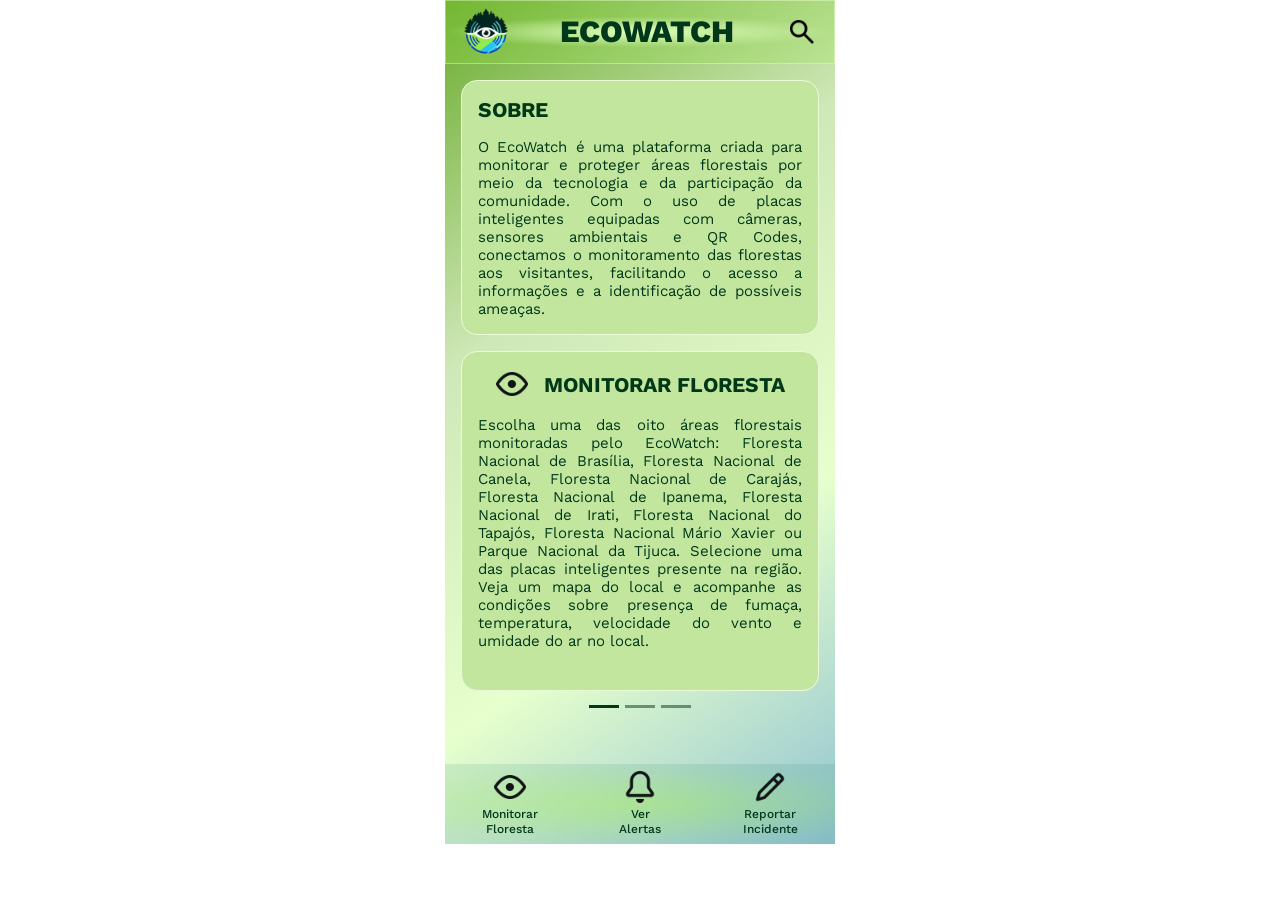
<file: usuario/index.html>
<!DOCTYPE html>
<html lang="pt-br">

    <head>
        <meta charset="UTF-8">
        <meta name="viewport" content="width=device-width, initial-scale=1.0">
        <link rel="shortcut icon" href="imagens/logo.png">
        <title>Início</title>

        <!-- CSS -->
        <link href="https://cdn.jsdelivr.net/npm/bootstrap@5.3.8/dist/css/bootstrap.min.css" rel="stylesheet"
            integrity="sha384-sRIl4kxILFvY47J16cr9ZwB07vP4J8+LH7qKQnuqkuIAvNWLzeN8tE5YBujZqJLB" crossorigin="anonymous">
        <link rel="stylesheet" href="css/style.css">

        <!-- WORK SANS -->
        <link rel="preconnect" href="https://fonts.googleapis.com">
        <link rel="preconnect" href="https://fonts.gstatic.com" crossorigin>
        <link href="https://fonts.googleapis.com/css2?family=Work+Sans:ital,wght@0,100..900;1,100..900&display=swap"
            rel="stylesheet">

    </head>

    <body>

        <div class="app">

            <!-- HEADER -->
            <header class="container-fluid px-0">
                <div class="row mx-0">
                    <div class="col-12 px-0">
                        <nav class="navbar navbar-expand-lg">
                            <div class="container-fluid px-3">
                                <a class="navbar-brand d-flex" href="index.html">
                                    <img id="logo" src="imagens/logo.png" alt="Logo do EcoWatch">
                                </a>
                                <h1 id="nome">ECOWATCH</h1>
                                <img id="lupa" src="imagens/search-preto.png" alt="Ícone de buscar">
                            </div>
                        </nav>
                    </div>
                </div>
            </header>

            <!-- MAIN -->
            <main class="container px-0 mt-3" style="max-width: 358px;">
                
                <!-- SOBRE -->
                <div class="row mb-3 mx-0">
                    <div class="col-12 px-0">
                        <div class="inicio-card pb-3 d-flex flex-column">
                            <h2 class="ms-3">SOBRE</h2>
                            <p class="px-3 mt-3 mb-0">
                                O EcoWatch é uma plataforma criada para monitorar e proteger áreas florestais por meio da tecnologia e da participação da comunidade. Com o uso de placas inteligentes equipadas com câmeras, sensores ambientais e QR Codes, conectamos o monitoramento das florestas aos visitantes, facilitando o acesso a informações e a identificação de possíveis ameaças. 
                            </p>
                        </div>
                    </div>
                </div>
                
                <!-- RECURSOS OFERECIDOS -->
                <div class="row mx-0">
                    <div class="col-12 mx-0 px-0">
                        <div id="carouselExampleIndicators" class="carousel slide px-0">
                            <div class="carousel-inner">
                                <div class="carousel-item active">
                                    <div class="inicio-card d-flex flex-column align-items-center">
                                        <div class="d-flex align-items-center">
                                            <img class="me-3" src="imagens/icone-monitorar-preto.png" alt="Ícone de monitorar floresta">
                                            <h2>MONITORAR FLORESTA</h2>
                                        </div>
                                        <p class="m-3">
                                            Escolha uma das oito áreas florestais monitoradas pelo EcoWatch: Floresta Nacional de Brasília, Floresta Nacional de Canela, Floresta Nacional de Carajás, Floresta Nacional de Ipanema, Floresta Nacional de Irati, Floresta Nacional do Tapajós, Floresta Nacional Mário Xavier ou Parque Nacional da Tijuca. Selecione uma das placas inteligentes presente na região. Veja um mapa do local e acompanhe as condições sobre presença de fumaça, temperatura, velocidade do vento e umidade do ar no local.
                                        </p>
                                    </div>
                                </div>
                                <div class="carousel-item">
                                    <div class="inicio-card d-flex flex-column align-items-center">
                                        <div class="d-flex align-items-center">
                                            <img class="me-3" src="imagens/icone-alertas-preto.png" alt="Ícone de ver alertas">
                                            <h2>VER ALERTAS</h2>
                                        </div>
                                        <p class="m-3">
                                            Acompanhe os alertas ambientais registrados nas oito áreas monitoradas e mantenha-se informado sobre possíveis ameaças. Selecione uma floresta para visualizar os alertas ativos na região, que incluem cinco tipos de ocorrência: incêndios, árvores caídas, altas temperaturas, chuvas fortes e ventos fortes. Confira os detalhes, a localização e o status de atendimento de cada alerta. Você também pode compartilhar as informações pelo WhatsApp ou pelas redes sociais.
                                        </p>
                                    </div>
                                </div>
                                <div class="carousel-item">
                                    <div class="inicio-card d-flex flex-column align-items-center">
                                        <div class="d-flex align-items-center">
                                            <img class="me-3" src="imagens/icone-reportar-preto.png" alt="Ícone de reportar incidente">
                                            <h2>REPORTAR INCIDENTE</h2>
                                        </div>
                                        <p class="m-3">
                                            Contribua para a preservação das áreas florestais compartilhando incidentes identificados durante sua visita ou permanência na região. Selecione a floresta onde ocorreu a situação, indique o tipo de ocorrência e forneça informações que ajudem a compreender o que aconteceu. Adicione uma descrição detalhada e fotos ou vídeos, se possível, para facilitar a análise e a validação do relato. Você pode enviar sua denúncia anonimamente ou identificar-se utilizando seu email, caso queira receber atualizações da situação.
                                        </p>
                                    </div>
                                </div>
                            </div>
                            <div class="carousel-indicators">
                                <button type="button" data-bs-target="#carouselExampleIndicators" data-bs-slide-to="0" class="active" aria-current="true" aria-label="Slide 1"></button>
                                <button type="button" data-bs-target="#carouselExampleIndicators" data-bs-slide-to="1" aria-label="Slide 2"></button>
                                <button type="button" data-bs-target="#carouselExampleIndicators" data-bs-slide-to="2" aria-label="Slide 3"></button>
                            </div>
                        </div>
                    </div>
                </div>
            </main>

            <!-- MENU BAR BOTTOM -->
            <div class="container-fluid px-0">
                <div class="row mx-0">
                    <div class="col-12 px-0">
                        <ul class="nav">
                            <li class="nav-item d-flex align-items-center justify-content-center">
                                <a class="nav-link d-flex flex-column align-items-center p-0" href="#">
                                    <img src="imagens/icone-monitorar-preto.png" alt="Ícone de Monitorar Floresta">
                                    <h5>Monitorar Floresta</h5>
                                </a>
                            </li>
                            <li class="nav-item d-flex align-items-center justify-content-center">
                                <a class="nav-link d-flex flex-column align-items-center p-0" href="ver-alertas.html">
                                    <img src="imagens/icone-alertas-preto.png" alt="Ícone de Ver Alertas">
                                    <h5>Ver Alertas</h5>
                                </a>
                            </li>
                            <li class="nav-item d-flex align-items-center justify-content-center">
                                <a class="nav-link d-flex flex-column align-items-center p-0" href="#">
                                    <img src="imagens/icone-reportar-preto.png" alt="Ícone de Reportar Incidente">
                                    <h5>Reportar Incidente</h5>
                                </a>
                            </li>
                        </ul>
                    </div>
                </div>
            </div>
        </div>

        <!-- JAVASCRIPT -->
        <script src="https://cdn.jsdelivr.net/npm/bootstrap@5.3.8/dist/js/bootstrap.bundle.min.js"
                integrity="sha384-FKyoEForCGlyvwx9Hj09JcYn3nv7wiPVlz7YYwJrWVcXK/BmnVDxM+D2scQbITxI"
                crossorigin="anonymous"></script>
        <script src="js/ver-alertas.js"></script>
    </body>

</html>
</file>
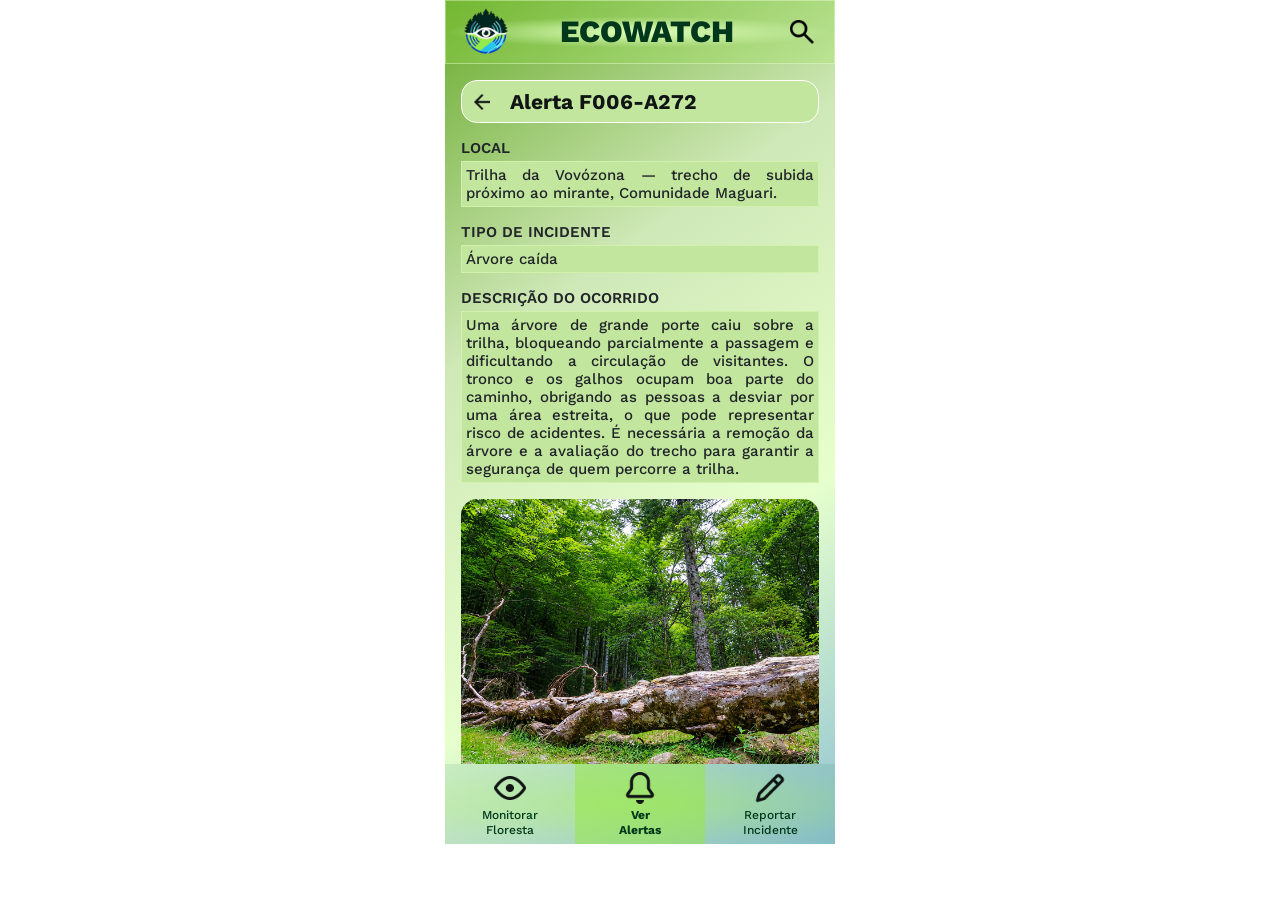
<file: usuario/alerta.html>
<!DOCTYPE html>
<html lang="pt-br">

    <head>
        <meta charset="UTF-8">
        <meta name="viewport" content="width=device-width, initial-scale=1.0">
        <link rel="shortcut icon" href="imagens/logo.png">
        <title>Alerta F006-A272</title>

        <!-- CSS -->
        <link href="https://cdn.jsdelivr.net/npm/bootstrap@5.3.8/dist/css/bootstrap.min.css" rel="stylesheet"
            integrity="sha384-sRIl4kxILFvY47J16cr9ZwB07vP4J8+LH7qKQnuqkuIAvNWLzeN8tE5YBujZqJLB" crossorigin="anonymous">
        <link rel="stylesheet" href="css/style.css">

        <!-- WORK SANS -->
        <link rel="preconnect" href="https://fonts.googleapis.com">
        <link rel="preconnect" href="https://fonts.gstatic.com" crossorigin>
        <link href="https://fonts.googleapis.com/css2?family=Work+Sans:ital,wght@0,100..900;1,100..900&display=swap"
            rel="stylesheet">

    </head>

    <body>

        <div class="app">

            <!-- HEADER -->
            <header class="container-fluid px-0">
                <div class="row mx-0">
                    <div class="col-12 px-0">
                        <nav class="navbar navbar-expand-lg">
                            <div class="container-fluid px-3">
                                <a class="navbar-brand d-flex" href="index.html">
                                    <img id="logo" src="imagens/logo.png" alt="Logo do EcoWatch">
                                </a>
                                <h1 id="nome">ECOWATCH</h1>
                                <img id="lupa" src="imagens/search-preto.png" alt="Ícone de buscar">
                            </div>
                        </nav>
                    </div>
                </div>
            </header>

            <!-- MAIN -->
            <main class="container px-0 mt-3" style="max-width: 358px;">
                
                <!-- NOME DO ALERTA -->
                <div class="row mx-0 mb-3">
                    <div class="col-12 px-0">
                        <div class="titulo d-flex ps-2 py-2">
                            <a href="ver-alertas.html">
                                <img class="me-3" src="imagens/arrow_back-preto.png" alt="Seta para a esquerda">
                            </a>
                            <h2>Alerta F006-A272</h2>
                        </div>
                    </div>
                </div>

                <!-- LOCAL -->
                <div class="row mx-0">
                    <div class="col-12 px-0 alerta-info">
                        <h3>LOCAL</h3>
                        <h4>Trilha da Vovózona — trecho de subida próximo ao mirante, Comunidade Maguari.</h4>
                    </div>
                </div>
                
                <!-- TIPO DE INCIDENTE -->
                <div class="row mx-0">
                    <div class="col-12 px-0 alerta-info">
                        <h3>TIPO DE INCIDENTE</h3>
                        <h4>Árvore caída</h4>
                    </div>
                </div>

                <!-- DESCRIÇÃO DO OCORRIDO -->
                <div class="row mx-0">
                    <div class="col-12 px-0 alerta-info">
                        <h3>DESCRIÇÃO DO OCORRIDO</h3>
                        <h4>Uma árvore de grande porte caiu sobre a trilha, bloqueando parcialmente a passagem e dificultando a circulação de visitantes. O tronco e os galhos ocupam boa parte do caminho, obrigando as pessoas a desviar por uma área estreita, o que pode representar risco de acidentes. É necessária a remoção da árvore e a avaliação do trecho para garantir a segurança de quem percorre a trilha.</h4>
                    </div>
                </div>

                <!-- CARROSSEL DE MÍDIAS -->
                <div class="row mx-0 mb-3">
                    <div class="col-12 px-0">
                        <div id="carouselExampleIndicators" class="carousel slide">
                            <div class="carousel-inner">
                                <div class="carousel-item active">
                                    <img src="imagens/Tronco Caído na Floresta Verde.webp" class="d-block w-100" alt="...">
                                </div>
                            </div>
                            <div class="carousel-indicators">
                                <button type="button" data-bs-target="#carouselExampleIndicators" data-bs-slide-to="0" class="active" aria-current="true" aria-label="Slide 1"></button>
                            </div>
                        </div>
                    </div>
                </div>

                <!-- STATUS DE ATENDIMENTO -->
                <div class="row mx-0">
                    <div class="col-12 px-0 alerta-info">
                        <h3>STATUS DE ATENDIMENTO</h3>
                        <h4>Equipe no local</h4>
                    </div>
                </div>

                <!-- COMPARTILHAR -->
                <div class="row mx-0 mb-3">
                    <div class="col-12 px-0">
                        <button type="button" class="btn btn-compartilhar d-flex justify-content-center px-0">
                            <h3 class="me-3">Compartilhar</h3>
                            <img src="imagens/seta-compartilhar-branco.png" alt="Seta de compartilhar branca">
                        </button>
                    </div>
                </div>
            </main>

            <!-- MENU BAR BOTTOM -->
            <div class="container-fluid px-0">
                <div class="row mx-0">
                    <div class="col-12 px-0">
                        <ul class="nav">
                            <li class="nav-item">
                                <a class="nav-link d-flex flex-column align-items-center" href="#">
                                    <img src="imagens/icone-monitorar-preto.png" alt="Ícone de Monitorar Floresta">
                                    <h5>Monitorar Floresta</h5>
                                </a>
                            </li>
                            <li class="nav-item">
                                <a class="nav-link d-flex flex-column align-items-center active" aria-current="page" href="ver-alertas.html">
                                    <img src="imagens/icone-alertas-preto.png" alt="Ícone de Ver Alertas">
                                    <h5>Ver Alertas</h5>
                                </a>
                            </li>
                            <li class="nav-item">
                                <a class="nav-link d-flex flex-column align-items-center" href="#">
                                    <img src="imagens/icone-reportar-preto.png" alt="Ícone de Reportar Incidente">
                                    <h5>Reportar Incidente</h5>
                                </a>
                            </li>
                        </ul>
                    </div>
                </div>
            </div>
        </div>

        <!-- JAVASCRIPT -->
        <script src="https://cdn.jsdelivr.net/npm/bootstrap@5.3.8/dist/js/bootstrap.bundle.min.js"
                integrity="sha384-FKyoEForCGlyvwx9Hj09JcYn3nv7wiPVlz7YYwJrWVcXK/BmnVDxM+D2scQbITxI"
                crossorigin="anonymous"></script>
        <script src="js/ver-alertas.js"></script>
    </body>

</html>
</file>
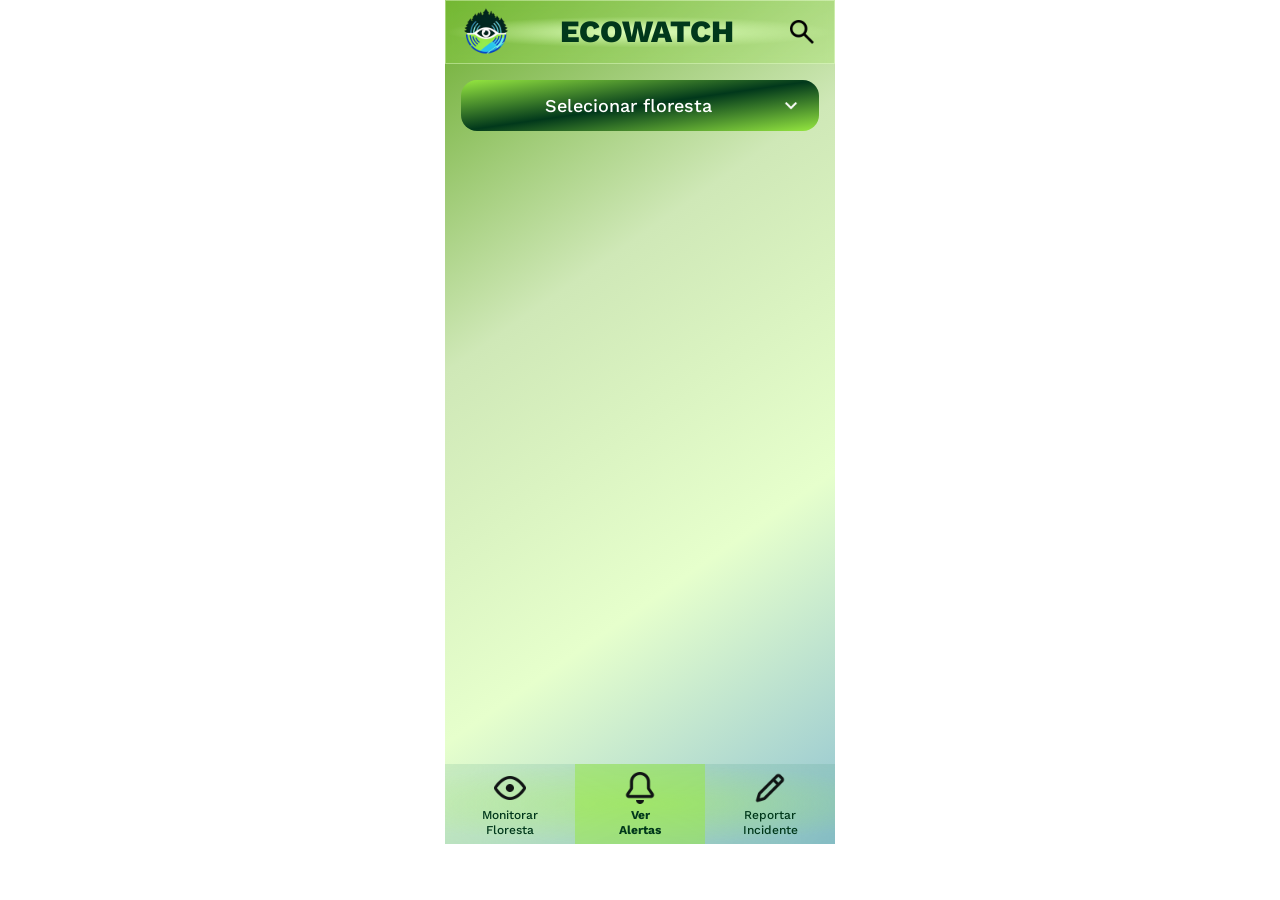
<file: usuario/ver-alertas.html>
<!DOCTYPE html>
<html lang="pt-br">

    <head>
        <meta charset="UTF-8">
        <meta name="viewport" content="width=device-width, initial-scale=1.0">
        <link rel="shortcut icon" href="imagens/logo.png">
        <title>Ver Alertas</title>

        <!-- CSS -->
        <link href="https://cdn.jsdelivr.net/npm/bootstrap@5.3.8/dist/css/bootstrap.min.css" rel="stylesheet"
            integrity="sha384-sRIl4kxILFvY47J16cr9ZwB07vP4J8+LH7qKQnuqkuIAvNWLzeN8tE5YBujZqJLB" crossorigin="anonymous">
        <link rel="stylesheet" href="css/style.css">

        <!-- WORK SANS -->
        <link rel="preconnect" href="https://fonts.googleapis.com">
        <link rel="preconnect" href="https://fonts.gstatic.com" crossorigin>
        <link href="https://fonts.googleapis.com/css2?family=Work+Sans:ital,wght@0,100..900;1,100..900&display=swap"
            rel="stylesheet">

    </head>

    <body>

        <div class="app">

            <!-- HEADER -->
            <header class="container-fluid px-0">
                <div class="row mx-0">
                    <div class="col-12 px-0">
                        <nav class="navbar navbar-expand-lg">
                            <div class="container-fluid px-3">
                                <a class="navbar-brand d-flex" href="index.html">
                                    <img id="logo" src="imagens/logo.png" alt="Logo do EcoWatch">
                                </a>
                                <h1 id="nome">ECOWATCH</h1>
                                <img id="lupa" src="imagens/search-preto.png" alt="Ícone de buscar">
                            </div>
                        </nav>
                    </div>
                </div>
            </header>

            <!-- MAIN -->
            <main class="container px-0 mt-3" style="max-width: 358px;">
                
                <!-- SELEÇÃO -->
                <div class="row mb-3 mx-0">
                    <div class="col-12 px-0 d-flex justify-content-center select-container">
                        <select class="alerta-selecionar" id="floresta">
                            <option selected>Selecionar floresta</option>
                            <option value="brasilia">Floresta Nacional de Brasília</option>
                            <option value="canela">Floresta Nacional de Canela</option>
                            <option value="carajas">Floresta Nacional de Carajás</option>
                            <option value="ipanema">Floresta Nacional de Ipanema</option>
                            <option value="irati">Floresta Nacional de Irati</option>
                            <option value="tapajos">Floresta Nacional do Tapajós</option>
                            <option value="marioXavier">Floresta Nacional Mário Xavier</option>
                            <option value="tijuca">Parque Nacional da Tijuca</option>
                        </select>
                        <img src="imagens/arrow_down-branco.png" alt="Seta para baixo">
                    </div>
                </div>

                <!-- ALERTAS -->
                <div class="row mx-0">

                    <!-- FLORESTA NACIONAL DE BRASÍLIA -->
                    <div class="col-12 d-none px-0" id="alertas-brasilia">

                        <!-- ALERTA -->
                        <a class="alerta-card alerta-temperatura mb-3" href="#">
                            <div class="d-flex align-items-center px-3">
                                <img class="alerta-icone" src="imagens/icone-temperatura-colorido.png" alt="Ícone de altas temperaturas">
                                <div class="mx-3" style="width: 238px;">
                                    <h3>Alerta F001-A103</h3>
                                    <h4>Altas temperturas</h4>
                                </div>
                                <img class="seta" src="imagens/arrow_forward-preto.png" alt="Seta para a direita">
                            </div>
                        </a>
                    </div>

                    <!-- FLORESTA NACIONAL DE CANELA -->
                    <div class="col-12 d-none px-0" id="alertas-canela">

                        <!-- ALERTA -->
                        <a class="alerta-card alerta-arvore mb-3" href="alerta.html">
                            <div class="d-flex align-items-center px-3">
                                <img class="alerta-icone" src="imagens/icone-arvore-colorido.png" alt="Ícone de árvore caída">
                                <div class="mx-3" style="width: 238px;">
                                    <h3>Alerta F002-A243</h3>
                                    <h4>Árvore caída</h4>
                                </div>
                                <img class="seta" src="imagens/arrow_forward-preto.png" alt="Seta para a direita">
                            </div>
                        </a>
                    </div>

                    <!-- FLORESTA NACIONAL DE CARAJÁS -->
                    <div class="col-12 d-none px-0" id="alertas-carajas">

                        <!-- ALERTA -->
                        <a class="alerta-card alerta-chuva mb-3" href="#">
                            <div class="d-flex align-items-center px-3">
                                <img class="alerta-icone" src="imagens/icone-chuva-colorido.png" alt="Ícone de chuvas fortes">
                                <div class="mx-3" style="width: 238px;">
                                    <h3>Alerta F003-A399</h3>
                                    <h4>Chuvas fortes</h4>
                                </div>
                                <img class="seta" src="imagens/arrow_forward-preto.png" alt="Seta para a direita">
                            </div>
                        </a>
                        <!-- ALERTA -->
                        <a class="alerta-card alerta-vento mb-3" href="#">
                            <div class="d-flex align-items-center px-3">
                                <img class="alerta-icone" src="imagens/icone-vento-colorido.png" alt="Ícone de ventos fortes">
                                <div class="mx-3" style="width: 238px;">
                                    <h3>Alerta F003-A552</h3>
                                    <h4>Ventos fortes</h4>
                                </div>
                                <img class="seta" src="imagens/arrow_forward-preto.png" alt="Seta para a direita">
                            </div>
                        </a>
                    </div>

                    <!-- FLORESTA NACIONAL DE IPANEMA -->
                    <div class="col-12 d-none px-0" id="alertas-ipanema">

                        <!-- ALERTA -->
                        <a class="alerta-card alerta-temperatura mb-3" href="#">
                            <div class="d-flex align-items-center px-3">
                                <img class="alerta-icone" src="imagens/icone-temperatura-colorido.png" alt="Ícone de altas temperaturas">
                                <div class="mx-3" style="width: 238px;">
                                    <h3>Alerta F004-A143</h3>
                                    <h4>Altas temperturas</h4>
                                </div>
                                <img class="seta" src="imagens/arrow_forward-preto.png" alt="Seta para a direita">
                            </div>
                        </a>
                    </div>

                    <!-- FLORESTA NACIONAL DE IRATI -->
                    <div class="col-12 d-none px-0" id="alertas-irati">

                        <!-- ALERTA -->
                        <a class="alerta-card alerta-incendio mb-3" href="#">
                            <div class="d-flex align-items-center px-3">
                                <img class="alerta-icone" src="imagens/icone-incendio-colorido.png" alt="Ícone de incêncio">
                                <div class="mx-3" style="width: 238px;">
                                    <h3>Alerta F005-A418</h3>
                                    <h4>Incêndio</h4>
                                </div>
                                <img class="seta" src="imagens/arrow_forward-preto.png" alt="Seta para a direita">
                            </div>
                        </a>
                    </div>

                    <!-- FLORESTA NACIONAL DO TAPAJÓS -->
                    <div class="col-12 d-none px-0" id="alertas-tapajos">

                        <!-- ALERTA -->
                        <a class="alerta-card alerta-arvore mb-3" href="alerta.html">
                            <div class="d-flex align-items-center px-3">
                                <img class="alerta-icone" src="imagens/icone-arvore-colorido.png" alt="Ícone de árvore caída">
                                <div class="mx-3" style="width: 238px;">
                                    <h3>Alerta F006-A291</h3>
                                    <h4>Árvore caída</h4>
                                </div>
                                <img class="seta" src="imagens/arrow_forward-preto.png" alt="Seta para a direita">
                            </div>
                        </a>
                    </div>

                    <!-- FLORESTA NACIONAL MÁRIO XAVIER -->
                    <div class="col-12 d-none px-0" id="alertas-marioXavier">

                        <!-- ALERTA -->
                        <a class="alerta-card alerta-vento mb-3" href="#">
                            <div class="d-flex align-items-center px-3">
                                <img class="alerta-icone" src="imagens/icone-vento-colorido.png" alt="Ícone de ventos fortes">
                                <div class="mx-3" style="width: 238px;">
                                    <h3>Alerta F007-A562</h3>
                                    <h4>Ventos fortes</h4>
                                </div>
                                <img class="seta" src="imagens/arrow_forward-preto.png" alt="Seta para a direita">
                            </div>
                        </a>
                    </div>

                    <!-- PARQUE NACIONAL DA TIJUCA -->
                    <div class="col-12 d-none px-0" id="alertas-tijuca">

                        <!-- ALERTA -->
                        <a class="alerta-card alerta-arvore mb-3" href="alerta.html">
                            <div class="d-flex align-items-center px-3">
                                <img class="alerta-icone" src="imagens/icone-arvore-colorido.png" alt="Ícone de árvore caída">
                                <div class="mx-3" style="width: 238px;">
                                    <h3>Alerta F008-A272</h3>
                                    <h4>Árvore caída</h4>
                                </div>
                                <img class="seta" src="imagens/arrow_forward-preto.png" alt="Seta para a direita">
                            </div>
                        </a>
                    </div>
                </div>
            </main>

            <!-- MENU BAR BOTTOM -->
            <div class="container-fluid px-0">
                <div class="row mx-0">
                    <div class="col-12 px-0">
                        <ul class="nav">
                            <li class="nav-item">
                                <a class="nav-link d-flex flex-column align-items-center" href="#">
                                    <img src="imagens/icone-monitorar-preto.png" alt="Ícone de Monitorar Floresta">
                                    <h5>Monitorar Floresta</h5>
                                </a>
                            </li>
                            <li class="nav-item">
                                <a class="nav-link d-flex flex-column align-items-center active" aria-current="page" href="ver-alertas.html">
                                    <img src="imagens/icone-alertas-preto.png" alt="Ícone de Ver Alertas">
                                    <h5>Ver Alertas</h5>
                                </a>
                            </li>
                            <li class="nav-item">
                                <a class="nav-link d-flex flex-column align-items-center" href="#">
                                    <img src="imagens/icone-reportar-preto.png" alt="Ícone de Reportar Incidente">
                                    <h5>Reportar Incidente</h5>
                                </a>
                            </li>
                        </ul>
                    </div>
                </div>
            </div>
        </div>

        <!-- JAVASCRIPT -->
        <script src="https://cdn.jsdelivr.net/npm/bootstrap@5.3.8/dist/js/bootstrap.bundle.min.js"
                integrity="sha384-FKyoEForCGlyvwx9Hj09JcYn3nv7wiPVlz7YYwJrWVcXK/BmnVDxM+D2scQbITxI"
                crossorigin="anonymous"></script>
        <script src="js/ver-alertas.js"></script>
    </body>

</html>
</file>
<file: usuario/css/style.css>
/* APLICATIVO */

.app {
    width: 390px;
    height: 844px;
    margin: 0 auto;

    display: flex;
    flex-direction: column;
    overflow: hidden;

    background: linear-gradient(145deg, #6AAB2E, #CFE8B7, #E6FFCC, #8FC2D3);

    font-family: "Work Sans", sans-serif;
}

/* HEADER */

header {
    border: 1px solid rgba(223, 255, 189, 0.5);
    
}

.navbar {
    background: radial-gradient(ellipse 50% 25%, rgb(223, 255, 189), rgba(150, 232, 64, 0.2));
    backdrop-filter: blur(5px);
    -webkit-backdrop-filter: blur(5px);
    height: 62px;
}

.navbar-brand {
    margin: 0px;
    padding: 0px;
}

#logo {
    width: 48px;
    height: 48px;
}

#nome {
    color: #01381B;
    width: 176px;
    font-size: 31px;
    font-weight: 800;
    line-height: 36px;
    margin: 0px;
}

#lupa {
    width: 32px;
    height: 32px;
}

/* MAIN */

main {
    flex: 1;
    overflow-y: auto;
    scrollbar-width: none; /* Firefox */
}

main::-webkit-scrollbar {
    display: none; /* Chrome, Edge e Safari */
}

/* MENU */

.nav {
    width: 390px;
    height: 80px;
    background: radial-gradient(ellipse 70% 50%, rgba(150, 232, 64, 0.4), rgba(22, 128, 74, 0.1));
    backdrop-filter: blur(50px);
    -webkit-backdrop-filter: blur(50px);

    li {
        height: 80px;
    }
}

.nav-item {
    width: 130px;

    img {
        width: 32px;
        height: 32px;
        margin-bottom: 4px;
    }

    h5 {
        font-size: 12px;
        line-height: 15px;
        width: 62px;
        text-align: center;
        margin-bottom: 0px;
        color: #01381B;
    }

    .active {
        background-color: rgb(150, 232, 64, 0.5);

        h5 {
            font-weight: 700;
        }
    }
}

.nav-item:active {
    background-color: rgb(150, 232, 64, 0.5);

    h5 {
        font-weight: 700;
    }
}

/* INDEX */

.inicio-card {
    background-color: #C2E69E;
    border: 1px solid #EAFAD9;
    border-radius: 16px;
    padding-top: 16px;
    padding-bottom: 24px;

    img {
        width: 32px;
        height: 32px;
    }

    h2 {
        font-size: 21px;
        color: #013818;
        font-weight: 700;
        line-height: 25px;
        margin: 0px;
    }

    p {
        text-align: justify;
        font-size: 15px;
        line-height: 18px;
        color: #01381B;
    }
}

.carousel-indicators [data-bs-target] {
    background-color: #101414;
}

/* VER ALERTAS */

.select-container {
    position: relative;
    width: 100%;

    img {
        position: absolute;
        right: 16px;
        top: 50%;
        transform: translateY(-50%);
        pointer-events: none;
        width: 24px;
        height: 24px;
    }
}

.alerta-selecionar {
    display: block;
    width: 100%;
    padding: 12px 40px 12px 16px;
    font-size: 18px;
    font-weight: 500;
    color: #FFFFFF;
    background: linear-gradient(to bottom right, #96E840, #01381B, #96E840) !important;
    text-align: center;
    border: 0px;
    border-radius: 16px;
    transition: border-color .15s ease-in-out, box-shadow .15s ease-in-out;

    appearance: none;
    -webkit-appearance: none;
    -moz-appearance: none;
    background-image: url("../imagens/arrow_down-branco.png");
    background-repeat: no-repeat;
    background-position: right 16px center;
    background-size: 24px;

    option {
        background-color: rgb(150, 232, 64, 0.31);
        color: #101414;
    }
}

.alerta-selecionar:focus {
    outline: none;
    box-shadow: none;
}

.alerta-selecionar option:checked {
    background-color: rgb(150, 232, 64, 0.71);
    color: #101414;
    font-weight: 600;
}

.alerta-card {
    display: flex;
    color: #101414;
    background-color: rgba(255, 255, 255, 0.5);
    border-radius: 16px;
    text-decoration: none;

    .alerta-icone {
        width: 32px;
        height: 32px;
        margin-top: 12px;
        margin-bottom: 12px;
    }

    h3 {
        font-size: 15px;
        margin-bottom: 4px;
        line-height: 18px;
    }

    h4 {
        font-size: 13px;
        margin: 0px;
        font-weight: 400;
        line-height: 14px;
    }

    .seta {
        width: 24px;
        height: 24px;
    }
}

.alerta-incendio:active {
    background-color: rgba(228, 0, 0, 0.6);

    .alerta-icone {
    content: url("../imagens/icone-incendio-transparente.png");
    }
}

.alerta-temperatura:active {
    background-color: rgba(228, 182, 0, 0.6);

    .alerta-icone {
    content: url("../imagens/icone-temperatura-transparente.png");
    }
}

.alerta-arvore:active {
    background-color: rgba(49, 228, 0, 0.6);

    .alerta-icone {
    content: url("../imagens/icone-arvore-transparente.png");
    }
}

.alerta-chuva:active {
    background-color: rgba(159, 178, 227, 0.6);

    .alerta-chuva:active .alerta-icone {
    content: url("../imagens/icone-chuva-transparente.png");
    }
}

.alerta-vento:active {
    background-color: rgba(0, 129, 228, 0.6);

    .alerta-icone {
    content: url("../imagens/icone-vento-transparente.png");
    }
}

/* ALERTA X */

.titulo {
    background-color: #C2E69E;
    border: 1px solid #FFFFFF;
    border-radius: 16px;

    img {
        width: 24px;
        height: 24px;
    }

    h2 {
        font-size: 21px;
        line-height: 25px;
        color: #101414;
        font-weight: 700;
        width: fit-content;
        margin: 0px;
    }
}

.alerta-info {
    h3 {
        font-size: 15px;
        font-weight: 600;
        line-height: 18px;
        margin-bottom: 4px;
    }

    h4 {
        font-size: 15px;
        line-height: 18px;
        padding: 4px;
        border: 1px solid rgba(223, 255, 189, 0.5);
        background-color: #C2E69E;
        margin-bottom: 16px;
        text-align: justify;
    }
}

#carouselExampleIndicators .carousel-indicators {
    position: relative !important;
    margin-top: 4px;
    margin-bottom: 0;
}

#carouselExampleIndicators .carousel-indicators button {
    background-color: #01381B;
}

.carousel-item {
    img {
        border-radius: 16px;
    }
}

.btn-compartilhar {
    width: 100%;
    padding-top: 12px;
    padding-bottom: 12px;
    border-radius: 16px;
    background: linear-gradient(to bottom right, #96E840, #01381B, #96E840) !important;

    h3 {
        font-size: 18px;
        line-height: 21px;
        font-weight: 500;
        color: #FFFFFF;
    }

    img {
        width: 24px;
        height: 24px;
    }
}
</file>
